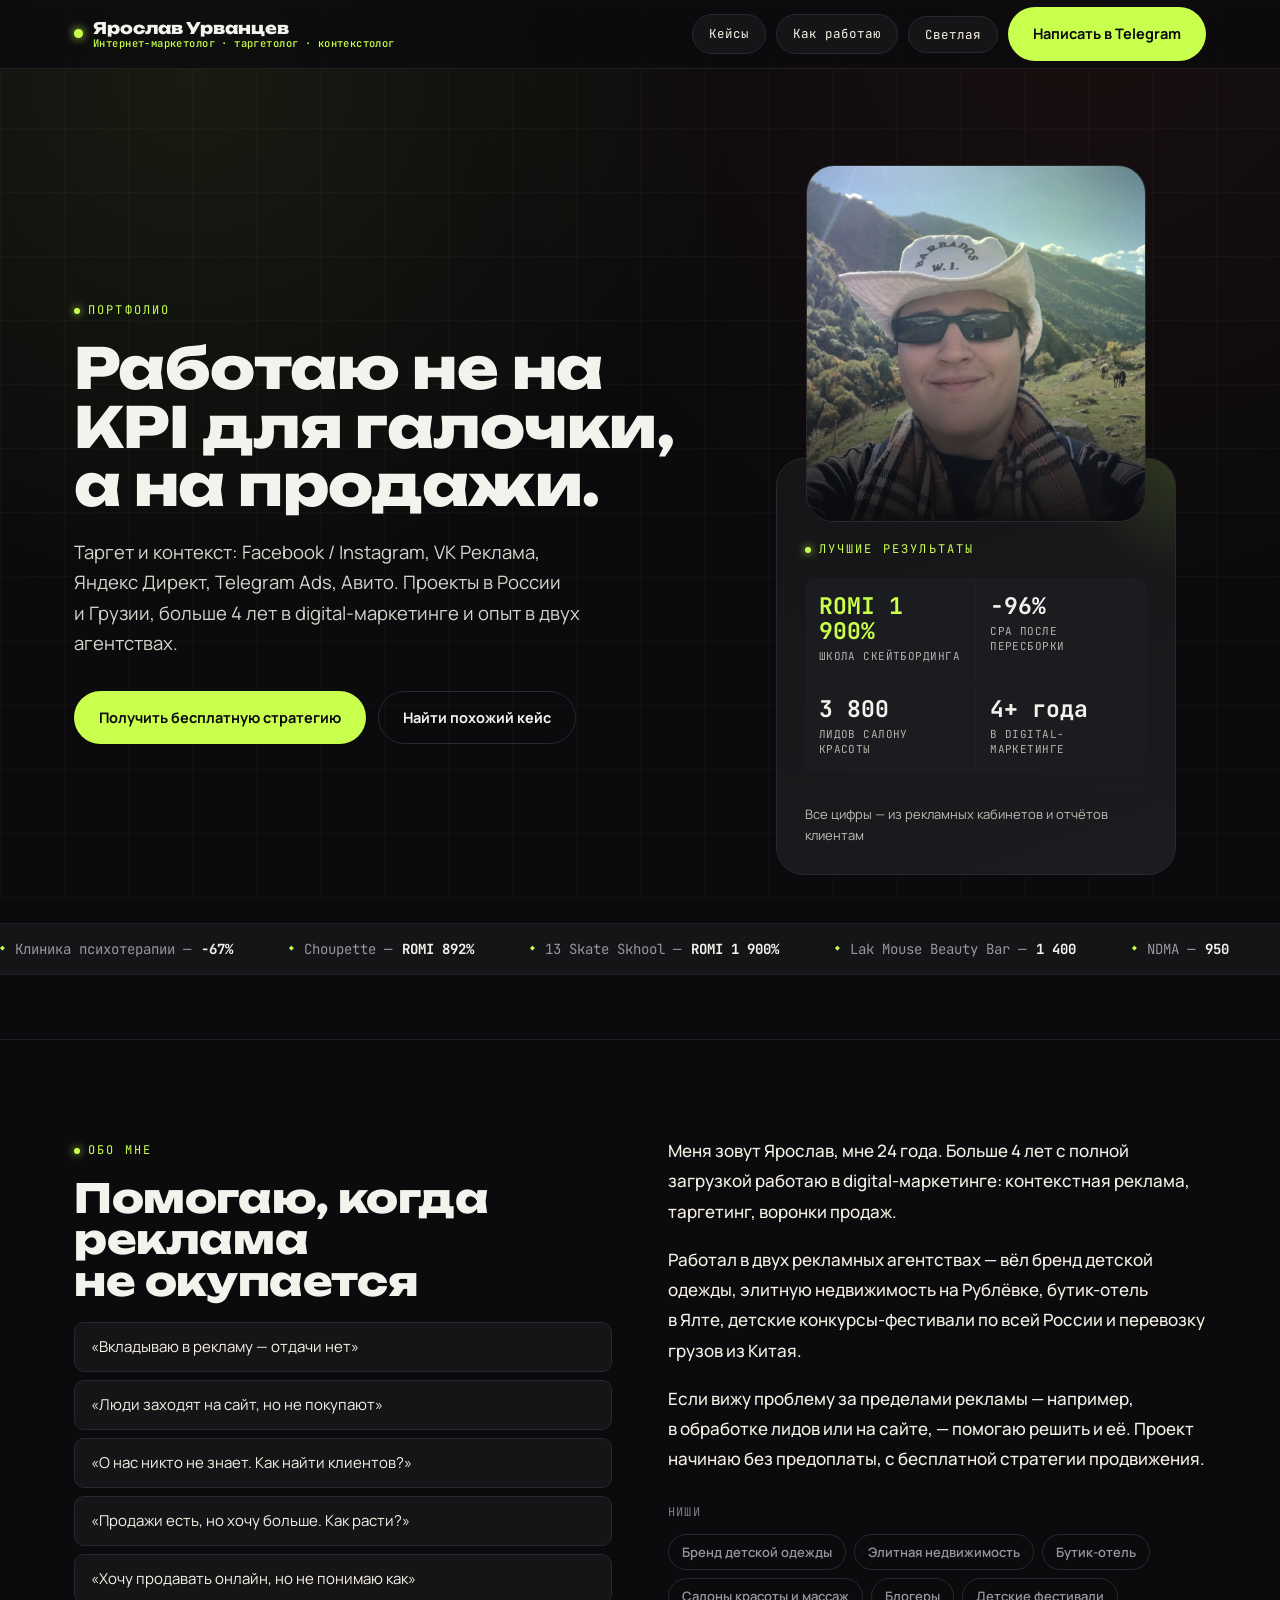
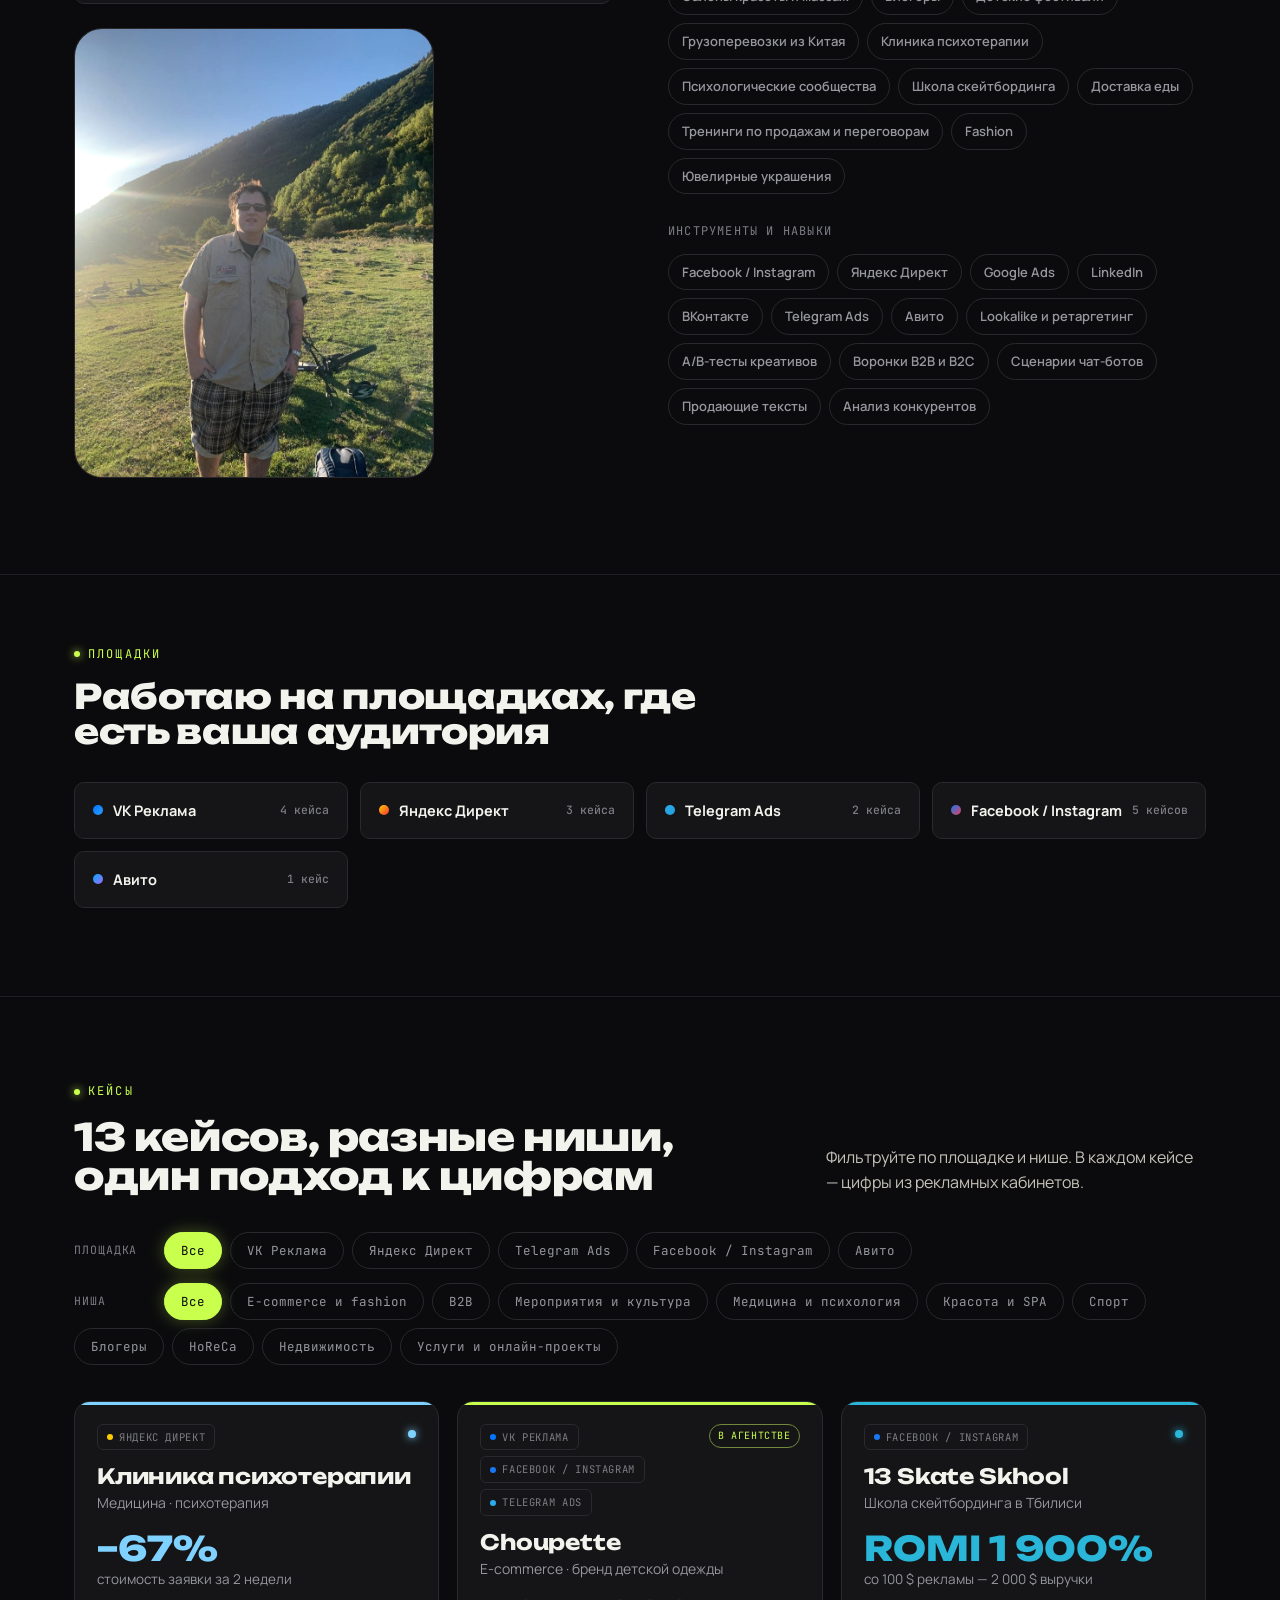
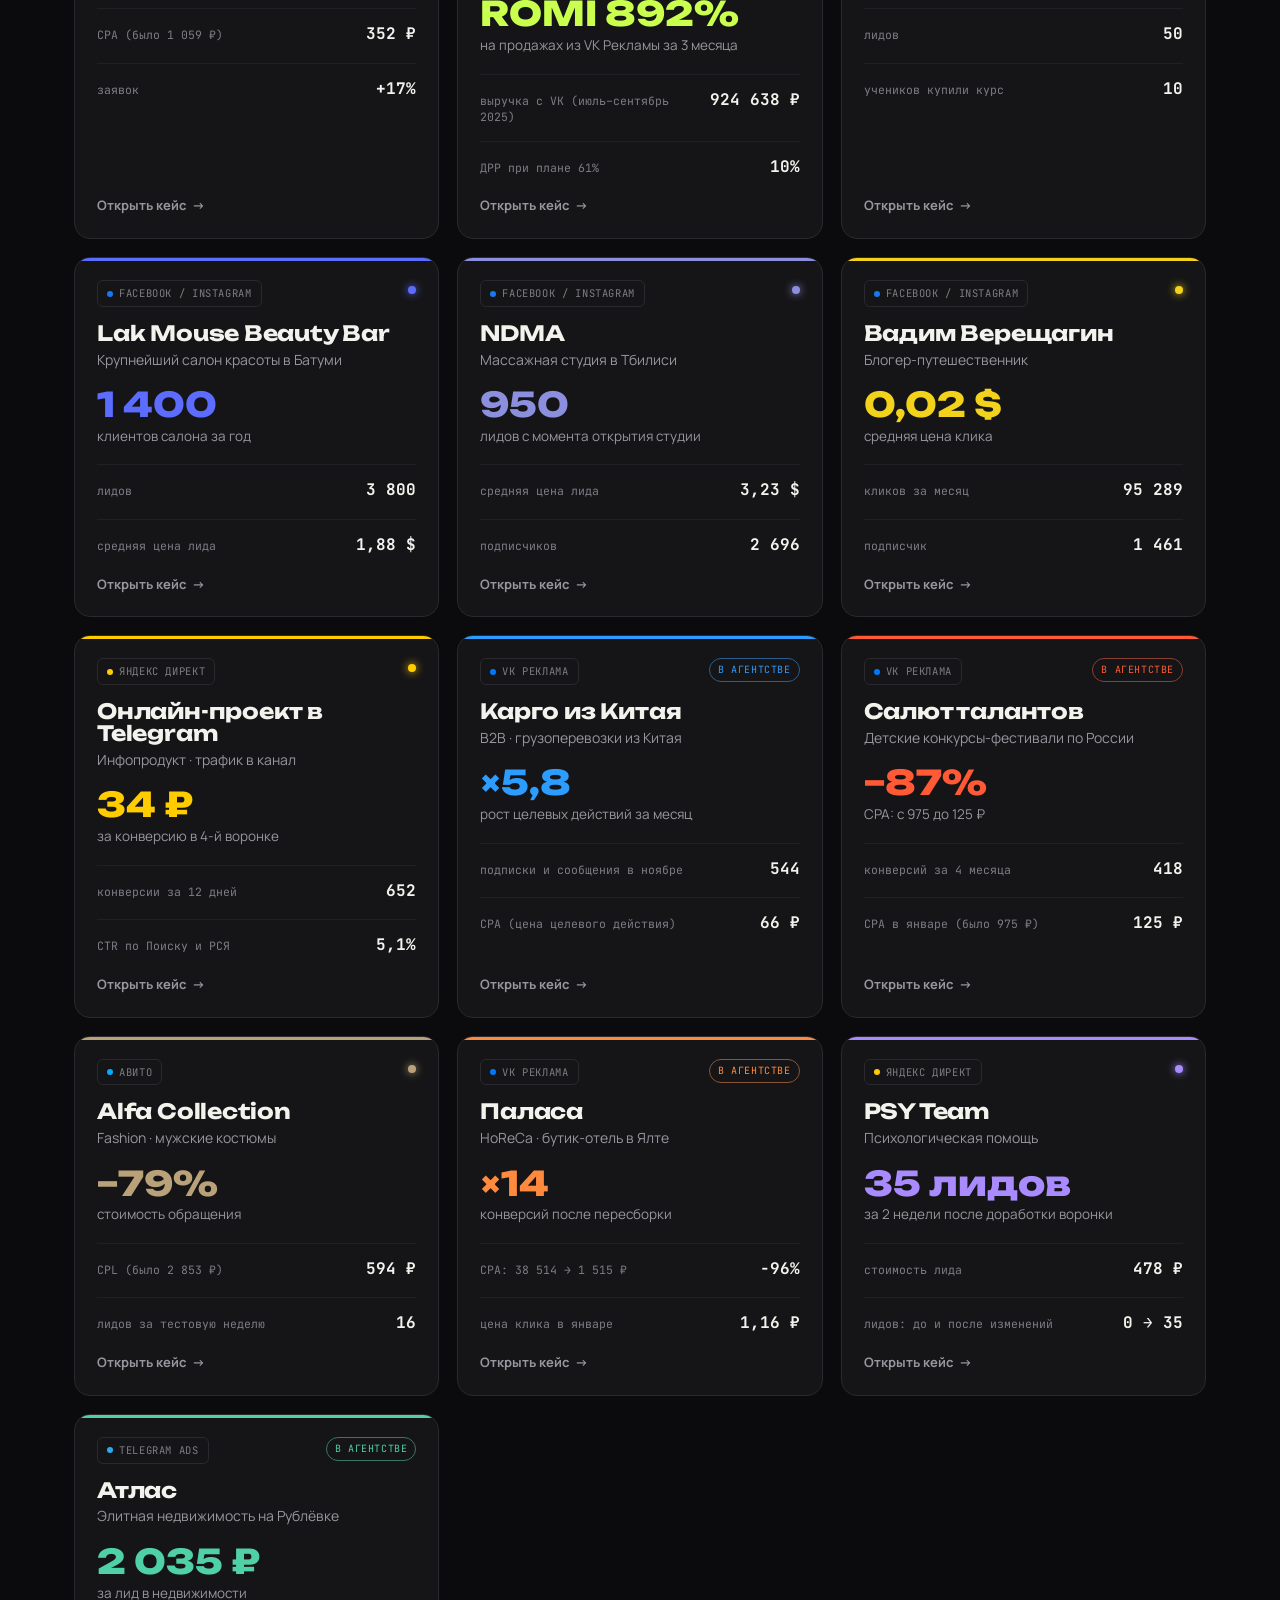
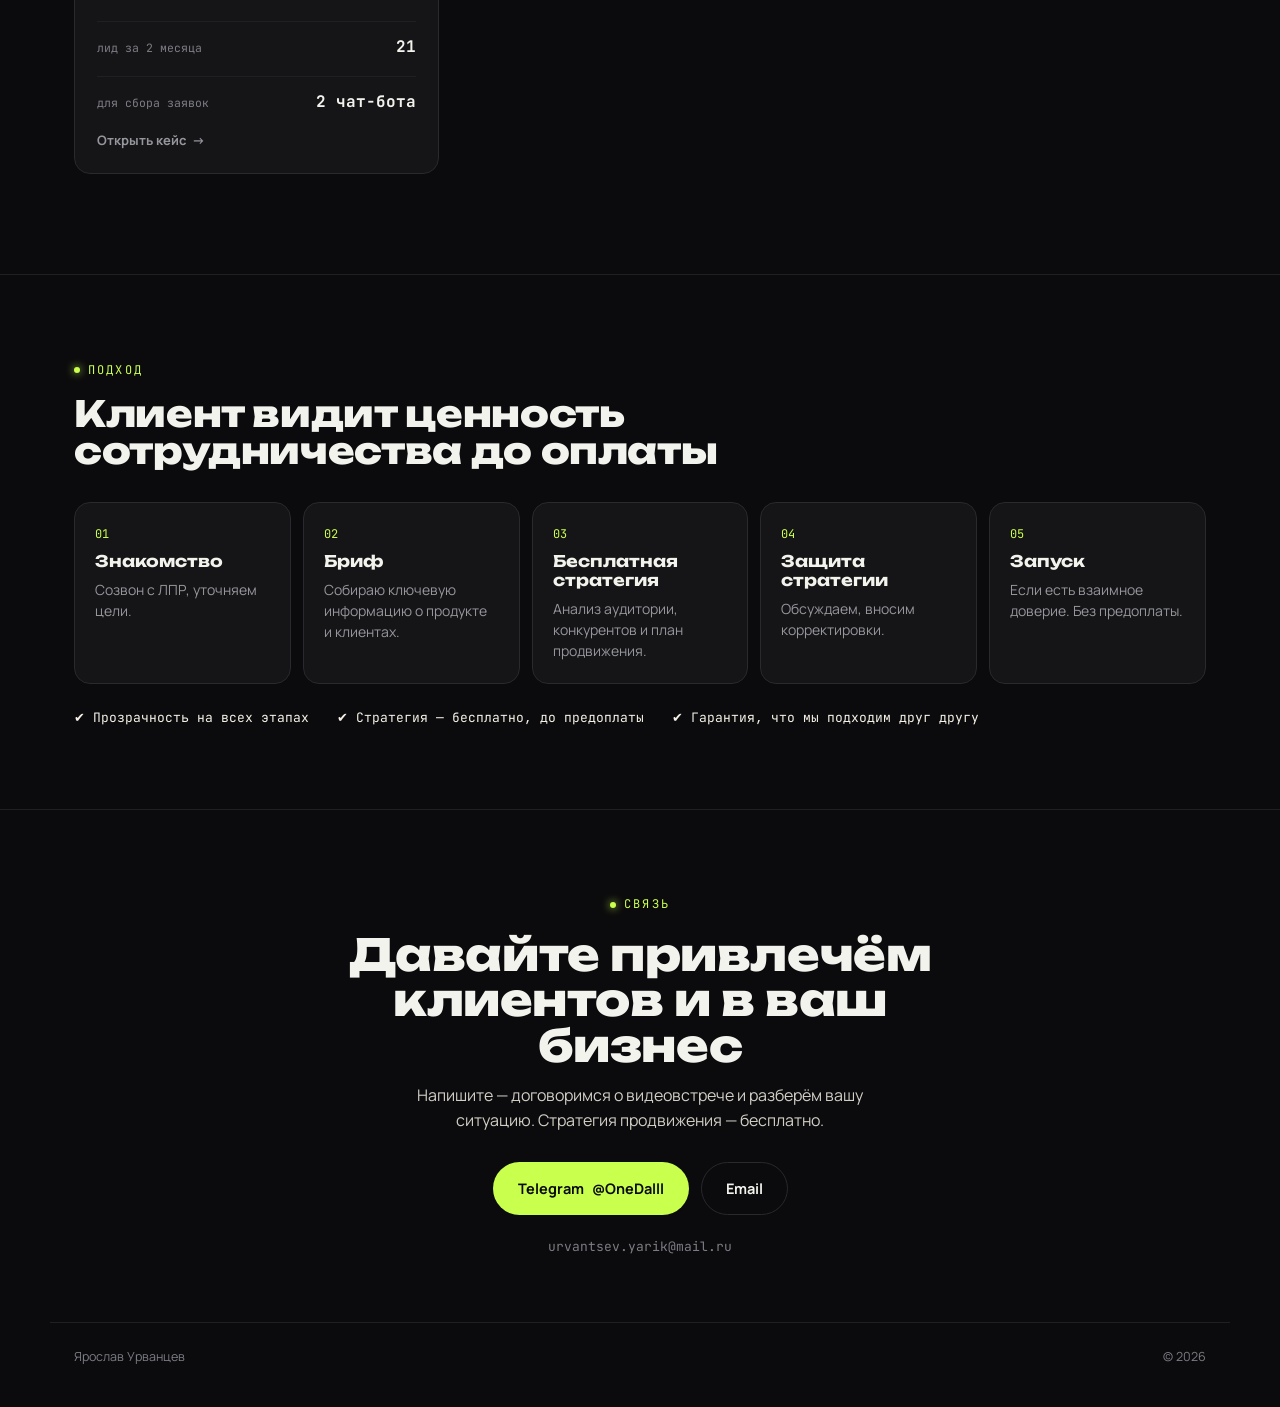
<file: index.html>
<!doctype html>
<html lang="ru">
<head>
<meta charset="utf-8">
<meta name="viewport" content="width=device-width, initial-scale=1">
<title>Ярослав Урванцев — таргетолог и контекстолог</title>
<meta name="description" content="Ярослав Урванцев — интернет-маркетолог, таргетолог, контекстолог. Кейсы в VK Рекламе, Яндекс Директе, Telegram Ads, Facebook / Instagram и на Авито.">
<link rel="preconnect" href="https://fonts.googleapis.com">
<link rel="preconnect" href="https://fonts.gstatic.com" crossorigin>
<link href="https://fonts.googleapis.com/css2?family=Unbounded:wght@600;700;800&family=Manrope:wght@400;500;600;700;800&family=JetBrains+Mono:wght@400;500;700&display=swap" rel="stylesheet">
<link rel="stylesheet" href="css/style.css">
<script>try{var t=localStorage.getItem("theme");if(t)document.documentElement.dataset.theme=t}catch(e){}</script>
</head>
<body>

<header class="site-header">
  <div class="container">
    <a class="brand" href="index.html">
      <span class="brand-dot"></span>
      <span class="brand-text"><span data-site="name"></span><span class="brand-tagline" data-site="tagline"></span></span>
    </a>
    <div class="header-actions">
      <a class="nav-link" href="#cases">Кейсы</a>
      <a class="nav-link" href="#process">Как работаю</a>
      <a class="icon-link" data-link="instagram" target="_blank" rel="noopener" aria-label="Instagram">
        <svg width="18" height="18" viewBox="0 0 24 24" fill="none"><rect x="2" y="2" width="20" height="20" rx="6" stroke="currentColor" stroke-width="1.8"/><circle cx="12" cy="12" r="4.2" stroke="currentColor" stroke-width="1.8"/><circle cx="17.4" cy="6.6" r="1.1" fill="currentColor"/></svg>
      </a>
      <button class="pill-btn" data-theme-toggle aria-label="Сменить тему">Светлая</button>
      <a class="btn btn-primary header-cta" data-link="telegram" target="_blank" rel="noopener">Написать в Telegram</a>
    </div>
  </div>
</header>

<section class="hero">
  <div class="container hero-grid">
    <div>
      <span class="eyebrow">Портфолио</span>
      <h1 class="hero-title" id="heroTitle"></h1>
      <p class="hero-sub" data-site="heroSub"></p>
      <div class="hero-ctas">
        <a class="btn btn-primary" data-link="telegram" target="_blank" rel="noopener">Получить бесплатную стратегию</a>
        <a class="btn btn-ghost" href="#cases">Найти похожий кейс</a>
      </div>
    </div>
    <div class="hero-visual" id="heroVisual">
      <div class="photo-frame" id="photoFrame"></div>
      <div class="tilt-card" id="tiltCard">
        <span class="eyebrow">Лучшие результаты</span>
        <div class="tilt-rows" id="tiltRows"></div>
        <p class="tilt-caption" data-site="statsCaption"></p>
      </div>
    </div>
  </div>
  <div class="ticker-wrap"><div class="ticker-track" id="tickerTrack"></div></div>
</section>

<section class="about" id="about">
  <div class="container about-grid">
    <div>
      <span class="eyebrow">Обо мне</span>
      <h2 data-site="aboutTitle"></h2>
      <ul class="pain-list" id="painList"></ul>
      <div class="about-photo" id="aboutPhoto"></div>
    </div>
    <div>
      <div class="about-body" id="aboutBody"></div>
      <div class="tag-group">
        <div class="tag-group-title">Ниши</div>
        <div class="tag-list" id="nicheTags"></div>
      </div>
      <div class="tag-group">
        <div class="tag-group-title">Инструменты и навыки</div>
        <div class="tag-list" id="skillTags"></div>
      </div>
    </div>
  </div>
</section>

<section class="platforms" id="platforms">
  <div class="container">
    <span class="eyebrow">Площадки</span>
    <h2>Работаю на площадках, где есть ваша аудитория</h2>
    <div class="platform-grid" id="platformGrid"></div>
  </div>
</section>

<section class="cases" id="cases">
  <div class="container">
    <div class="cases-head">
      <div>
        <span class="eyebrow">Кейсы</span>
        <h2 id="casesTitle"></h2>
      </div>
      <p class="cases-sub">Фильтруйте по площадке и нише. В каждом кейсе — цифры из рекламных кабинетов.</p>
    </div>
    <div class="filter-block">
      <div class="filters" id="platformFilters"></div>
      <div class="filters" id="nicheFilters"></div>
    </div>
    <div class="case-grid" id="caseGrid"></div>
  </div>
</section>

<section class="process" id="process">
  <div class="container">
    <span class="eyebrow">Подход</span>
    <h2>Клиент видит ценность сотрудничества до оплаты</h2>
    <ol class="process-list" id="processList"></ol>
    <div class="process-why">
      <span>✔ Прозрачность на всех этапах</span>
      <span>✔ Стратегия — бесплатно, до предоплаты</span>
      <span>✔ Гарантия, что мы подходим друг другу</span>
    </div>
  </div>
</section>

<footer class="site-footer" id="contact">
  <div class="container footer-inner">
    <span class="eyebrow">Связь</span>
    <h2>Давайте привлечём клиентов и в ваш бизнес</h2>
    <p class="footer-sub">Напишите — договоримся о видеовстрече и разберём вашу ситуацию. Стратегия продвижения — бесплатно.</p>
    <div class="footer-ctas">
      <a class="btn btn-primary" data-link="telegram" target="_blank" rel="noopener">Telegram <span data-site="telegramHandle"></span></a>
      <a class="btn btn-ghost" data-link="email">Email</a>
      <a class="btn btn-ghost" data-link="instagram" target="_blank" rel="noopener">Instagram</a>
    </div>
    <p class="footer-note" data-site="email"></p>
  </div>
  <div class="container footer-bottom"><span data-site="name"></span><span>© <span data-year></span></span></div>
</footer>

<script src="js/cases.js"></script>
<script src="js/common.js"></script>
<script src="js/main.js"></script>
</body>
</html>
</file>
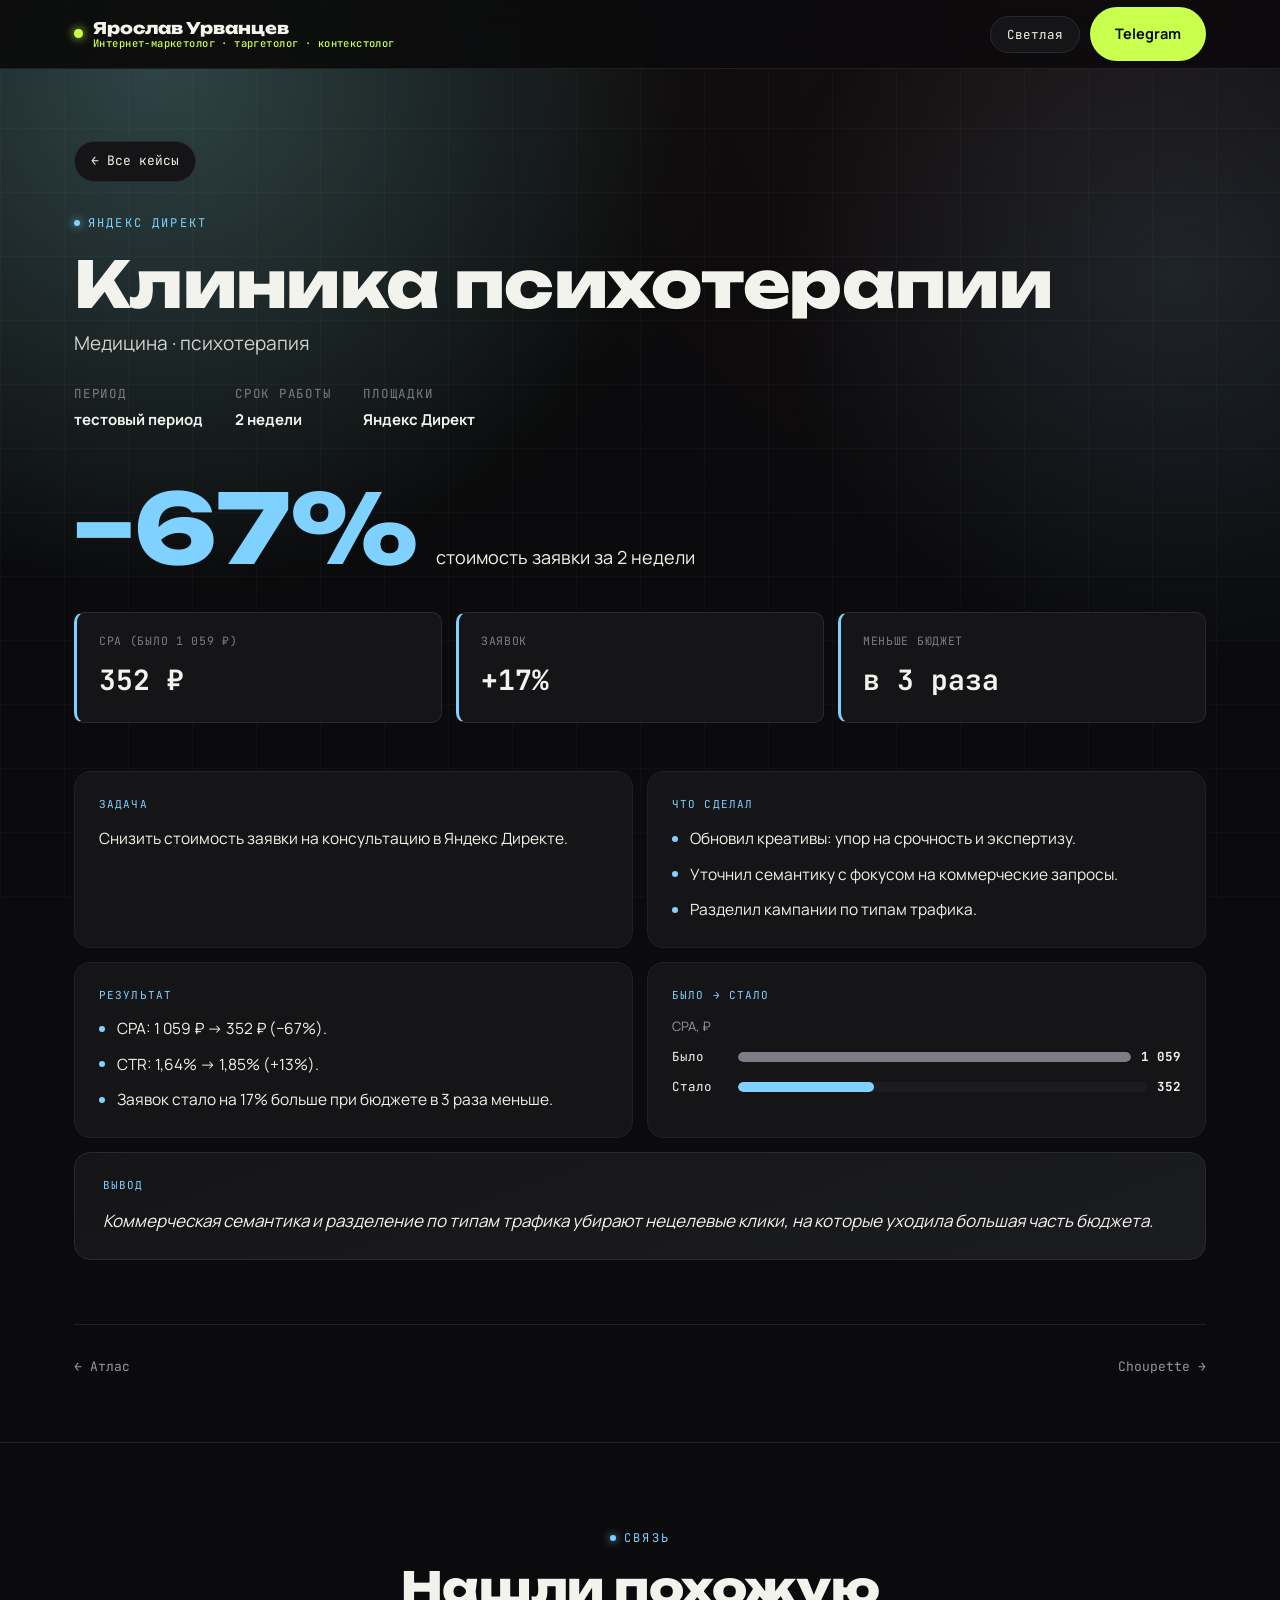
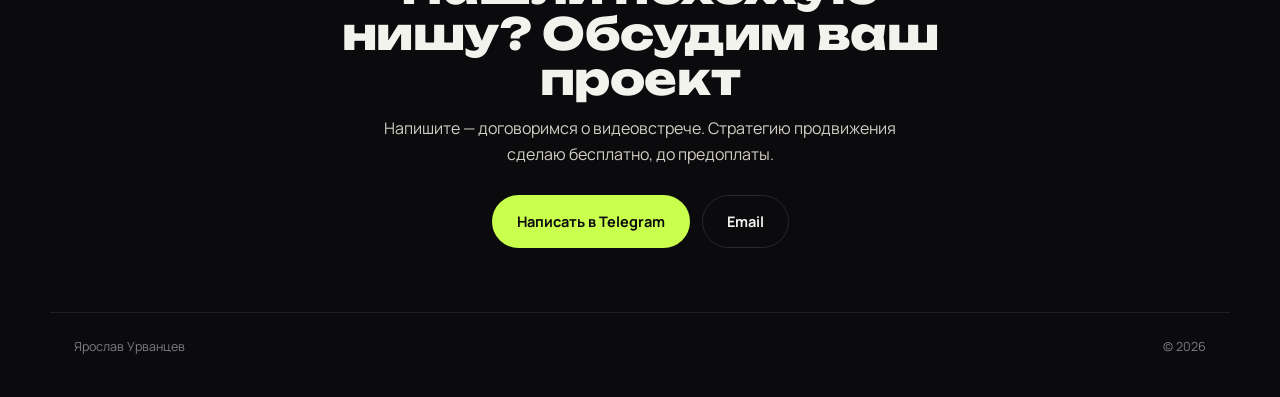
<file: case.html>
<!doctype html>
<html lang="ru">
<head>
<meta charset="utf-8">
<meta name="viewport" content="width=device-width, initial-scale=1">
<title>Кейс</title>
<link rel="preconnect" href="https://fonts.googleapis.com">
<link rel="preconnect" href="https://fonts.gstatic.com" crossorigin>
<link href="https://fonts.googleapis.com/css2?family=Unbounded:wght@600;700;800&family=Manrope:wght@400;500;600;700;800&family=JetBrains+Mono:wght@400;500;700&display=swap" rel="stylesheet">
<link rel="stylesheet" href="css/style.css">
<script>try{var t=localStorage.getItem("theme");if(t)document.documentElement.dataset.theme=t}catch(e){}</script>
</head>
<body>

<header class="site-header">
  <div class="container">
    <a class="brand" href="index.html">
      <span class="brand-dot"></span>
      <span class="brand-text"><span data-site="name"></span><span class="brand-tagline" data-site="tagline"></span></span>
    </a>
    <div class="header-actions">
      <a class="icon-link" data-link="instagram" target="_blank" rel="noopener" aria-label="Instagram">
        <svg width="18" height="18" viewBox="0 0 24 24" fill="none"><rect x="2" y="2" width="20" height="20" rx="6" stroke="currentColor" stroke-width="1.8"/><circle cx="12" cy="12" r="4.2" stroke="currentColor" stroke-width="1.8"/><circle cx="17.4" cy="6.6" r="1.1" fill="currentColor"/></svg>
      </a>
      <button class="pill-btn" data-theme-toggle aria-label="Сменить тему">Светлая</button>
      <a class="btn btn-primary header-cta" data-link="telegram" target="_blank" rel="noopener">Telegram</a>
    </div>
  </div>
</header>

<main class="case-hero">
  <div class="container">
    <a class="back-link" href="index.html#cases">← Все кейсы</a>
    <span class="eyebrow" id="caseEyebrow"></span>
    <h1 class="case-hero-title" id="caseTitle"></h1>
    <p class="case-hero-niche" id="caseNiche"></p>
    <div class="case-hero-meta" id="caseMeta"></div>

    <div class="case-big" id="caseBig"></div>
    <div class="metric-panel" id="metricPanel"></div>

    <div class="case-body">
      <div class="case-block"><span class="label">Задача</span><p id="caseTask"></p></div>
      <div class="case-block"><span class="label">Что сделал</span><ul id="caseDone"></ul></div>
      <div class="case-block"><span class="label">Результат</span><ul id="caseResults"></ul></div>
      <div class="case-block" id="baBlock"><span class="label">Было → стало</span><div id="caseBA"></div></div>
    </div>
    <div class="case-note" id="caseInsight"><span class="label">Вывод</span><p></p></div>

    <nav class="case-nav">
      <a id="prevCase" href="#"></a>
      <a id="nextCase" href="#"></a>
    </nav>
  </div>
</main>

<footer class="site-footer">
  <div class="container footer-inner">
    <span class="eyebrow">Связь</span>
    <h2>Нашли похожую нишу? Обсудим ваш проект</h2>
    <p class="footer-sub">Напишите — договоримся о видеовстрече. Стратегию продвижения сделаю бесплатно, до предоплаты.</p>
    <div class="footer-ctas">
      <a class="btn btn-primary" data-link="telegram" target="_blank" rel="noopener">Написать в Telegram</a>
      <a class="btn btn-ghost" data-link="email">Email</a>
      <a class="btn btn-ghost" data-link="instagram" target="_blank" rel="noopener">Instagram</a>
    </div>
  </div>
  <div class="container footer-bottom"><span data-site="name"></span><span>© <span data-year></span></span></div>
</footer>

<script src="js/cases.js"></script>
<script src="js/common.js"></script>
<script src="js/case.js"></script>
</body>
</html>
</file>
<file: css/style.css>
/* ============================================================
   Токены. Тёмная тема по умолчанию, светлая — [data-theme="light"]
   ============================================================ */
:root {
  --bg: #0B0B0D;
  --bg-elev: #151517;
  --bg-elev-2: #1B1C1F;
  --line: #29292E;
  --line-soft: #202024;
  --text: #F3F3EE;
  --text-warm: #F5F1E6;
  --text-dim: #96979D;
  --text-faint: #7C7D84;
  --lime: #C9FF4D;
  --on-lime: #0B0B0D;
  --coral: #FF5A35;
  --case-accent: var(--lime);
  --grid-line: rgba(255,255,255,.025);
  --glow-a: rgba(201,255,77,.07);
  --glow-b: rgba(255,90,53,.06);
  --header-bg: rgba(11,11,13,.72);
  --photo-fade: rgba(11,11,13,.94);

  --font-display: "Unbounded", "Arial Black", sans-serif;
  --font-body: "Manrope", "Segoe UI", sans-serif;
  --font-mono: "JetBrains Mono", ui-monospace, Consolas, monospace;
  --radius-s: 10px; --radius-m: 16px; --radius-l: 28px;
  --container: 1180px;
}
:root[data-theme="light"] {
  --bg: #F4F3EE;
  --bg-elev: #FFFFFF;
  --bg-elev-2: #F0EFE9;
  --line: #DCDBD3;
  --line-soft: #E6E5DE;
  --text: #111113;
  --text-warm: #26251F;
  --text-dim: #5E5F65;
  --text-faint: #6E6F75;
  --lime: #4E7A00;
  --on-lime: #FFFFFF;
  --grid-line: rgba(0,0,0,.035);
  --glow-a: rgba(120,180,0,.10);
  --glow-b: rgba(255,90,53,.07);
  --header-bg: rgba(244,243,238,.8);
  --photo-fade: rgba(244,243,238,.9);
}

* { box-sizing: border-box; margin: 0; padding: 0; }
html { scroll-behavior: smooth; }
body {
  background: var(--bg); color: var(--text);
  font-family: var(--font-body); font-size: 16px; line-height: 1.6;
  -webkit-font-smoothing: antialiased; overflow-x: hidden;
}
body::before {
  content: ""; position: fixed; inset: 0; pointer-events: none; z-index: 0;
  background-image:
    radial-gradient(circle at 15% 8%, var(--glow-a), transparent 40%),
    radial-gradient(circle at 85% 0%, var(--glow-b), transparent 45%),
    linear-gradient(var(--grid-line) 1px, transparent 1px),
    linear-gradient(90deg, var(--grid-line) 1px, transparent 1px);
  background-size: auto, auto, 64px 64px, 64px 64px;
}
a { color: inherit; text-decoration: none; }
ul { list-style: none; }
img { max-width: 100%; display: block; }
button { font-family: inherit; cursor: pointer; }
.container { max-width: var(--container); margin: 0 auto; padding: 0 24px; position: relative; z-index: 1; }

.eyebrow {
  font-family: var(--font-mono); font-size: 12px; letter-spacing: .18em; text-transform: uppercase;
  color: var(--case-accent); display: inline-flex; align-items: center; gap: 8px;
}
.eyebrow::before {
  content: ""; width: 6px; height: 6px; border-radius: 50%;
  background: var(--case-accent); box-shadow: 0 0 8px var(--case-accent);
}
h1, h2, h3 { font-family: var(--font-display); font-weight: 800; line-height: 1.04; letter-spacing: -.01em; }

/* ---------- Header ---------- */
.site-header {
  position: sticky; top: 0; z-index: 50;
  backdrop-filter: blur(14px); background: var(--header-bg);
  border-bottom: 1px solid var(--line-soft);
}
.site-header .container { display: flex; align-items: center; justify-content: space-between; min-height: 68px; gap: 12px; }
.brand { font-family: var(--font-display); font-weight: 800; font-size: 16px; display: flex; align-items: center; gap: 10px; }
.brand-text { display: flex; flex-direction: column; line-height: 1.15; }
.brand-tagline { font-family: var(--font-mono); font-weight: 500; font-size: 10.5px; letter-spacing: .04em; color: var(--lime); }
.brand-dot { width: 9px; height: 9px; border-radius: 50%; background: var(--lime); box-shadow: 0 0 10px var(--lime); }
.header-actions { display: flex; align-items: center; gap: 10px; }
.icon-link {
  width: 38px; height: 38px; display: flex; align-items: center; justify-content: center;
  border-radius: 50%; border: 1px solid var(--line); color: var(--text-dim); transition: .2s;
}
.icon-link:hover { color: var(--lime); border-color: var(--lime); }
.nav-link, .pill-btn {
  font-family: var(--font-mono); font-size: 12.5px; color: var(--text-warm);
  border: 1px solid var(--line); background: var(--bg-elev);
  padding: 9px 16px; border-radius: 999px; transition: .2s;
}
.nav-link:hover, .pill-btn:hover { color: var(--on-lime); background: var(--lime); border-color: var(--lime); }

.btn {
  font-family: var(--font-body); font-weight: 700; font-size: 14.5px;
  padding: 14px 24px; min-height: 48px; border-radius: 999px; border: 1px solid transparent;
  display: inline-flex; align-items: center; justify-content: center; gap: 8px; text-align: center;
  transition: transform .18s, box-shadow .18s;
}
.btn-primary { background: var(--lime); color: var(--on-lime); }
.btn-primary:hover { transform: translateY(-2px); box-shadow: 0 10px 26px color-mix(in srgb, var(--lime) 30%, transparent); }
.btn-ghost { border-color: var(--line); color: var(--text); }
.btn-ghost:hover { border-color: var(--text-dim); transform: translateY(-2px); }

/* ---------- Hero ---------- */
.hero { padding: 96px 0 64px; }
.hero-grid { display: grid; grid-template-columns: 1.15fr .85fr; gap: 48px; align-items: center; }
.hero-title { font-size: clamp(30px, 4.4vw, 58px); margin: 18px 0 22px; }
.accent-word {
  background: linear-gradient(100deg, var(--lime), #8FE022 65%, var(--lime));
  -webkit-background-clip: text; background-clip: text; color: transparent;
}
:root[data-theme="light"] .accent-word { background: none; color: var(--lime); }
.hero-sub { font-size: 18.5px; line-height: 1.65; color: var(--text-warm); opacity: .88; max-width: 46ch; margin-bottom: 32px; }
.hero-ctas { display: flex; gap: 12px; flex-wrap: wrap; }

.hero-visual { perspective: 1200px; display: flex; flex-direction: column; align-items: center; }
.photo-frame {
  position: relative; width: 78%; max-width: 340px; aspect-ratio: 1 / 1.05;
  border-radius: var(--radius-l); overflow: hidden; border: 1px solid var(--line);
  margin-bottom: -64px; z-index: 1; background: var(--bg-elev);
}
.photo-frame::after {
  content: ""; position: absolute; inset: 0; pointer-events: none;
  background: linear-gradient(180deg, transparent 45%, var(--photo-fade) 100%),
              radial-gradient(circle at 75% 15%, color-mix(in srgb, var(--lime) 22%, transparent), transparent 55%);
}
.photo-frame img { width: 100%; height: 100%; object-fit: cover; object-position: center 22%; filter: grayscale(.25) contrast(1.05); }
.photo-frame.is-empty { display: grid; place-items: center; font-family: var(--font-display); font-size: 88px; color: var(--lime); padding-bottom: 40px; }

.tilt-card {
  position: relative; overflow: hidden; width: 100%; max-width: 400px;
  background: linear-gradient(160deg, var(--bg-elev), var(--bg-elev-2));
  border: 1px solid var(--line); border-radius: var(--radius-l);
  padding: 76px 28px 28px; transition: transform .15s ease-out;
}
.tilt-card::before {
  content: ""; position: absolute; inset: -40% -40% auto auto; width: 70%; height: 70%;
  background: radial-gradient(circle, color-mix(in srgb, var(--lime) 18%, transparent), transparent 70%);
  filter: blur(10px); pointer-events: none;
}
.tilt-card .eyebrow { margin-bottom: 18px; }
.tilt-rows { display: grid; grid-template-columns: 1fr 1fr; gap: 1px; background: var(--line-soft); border-radius: 12px; overflow: hidden; }
.tilt-row { display: flex; flex-direction: column; gap: 5px; padding: 16px 14px; background: var(--bg-elev-2); font-family: var(--font-mono); }
.tilt-row .label { color: var(--text-warm); opacity: .7; font-size: 11px; text-transform: uppercase; letter-spacing: .04em; line-height: 1.35; }
.tilt-row .value { font-size: 23px; font-weight: 700; line-height: 1.1; }
.tilt-row .value.accent { color: var(--lime); }
.tilt-caption { margin-top: 16px; padding-top: 14px; border-top: 1px solid var(--line-soft); font-size: 13px; color: var(--text-warm); opacity: .75; }

.ticker-wrap { margin-top: 48px; padding: 14px 0; overflow: hidden; background: var(--bg-elev); border-block: 1px solid var(--line-soft); position: relative; z-index: 1; }
.ticker-track { display: flex; gap: 56px; width: max-content; animation: ticker 36s linear infinite; font-family: var(--font-mono); font-size: 14px; color: var(--text-dim); white-space: nowrap; }
.ticker-track span { display: flex; align-items: center; gap: 10px; }
.ticker-track span::before { content: "◆"; color: var(--lime); font-size: 8px; }
.ticker-track b { color: var(--text); }
@keyframes ticker { to { transform: translateX(-50%); } }

/* ---------- About ---------- */
.about { padding: 96px 0; border-top: 1px solid var(--line-soft); }
.about-grid { display: grid; grid-template-columns: 1fr 1fr; gap: 56px; }
.about h2 { font-size: clamp(26px, 3.4vw, 40px); margin: 16px 0 20px; }
.about-body p { color: var(--text-warm); font-size: 17px; font-weight: 500; line-height: 1.78; }
.about-body p + p { margin-top: 18px; }
.tag-group { margin-top: 28px; }
.tag-group-title { font-family: var(--font-mono); font-size: 12px; letter-spacing: .1em; text-transform: uppercase; color: var(--text-faint); margin-bottom: 12px; }
.tag-list { display: flex; flex-wrap: wrap; gap: 8px; }
.tag { font-size: 13px; font-weight: 600; border: 1px solid var(--line); padding: 7px 13px; border-radius: 999px; color: var(--text-dim); transition: .18s; }
.tag:hover { border-color: var(--lime); color: var(--lime); }

/* ---------- Platforms ---------- */
.platforms { padding: 64px 0 88px; border-top: 1px solid var(--line-soft); }
.platforms h2 { font-size: clamp(24px, 3vw, 34px); margin: 14px 0 32px; max-width: 22ch; }
.platform-grid { display: grid; grid-template-columns: repeat(auto-fill, minmax(220px, 1fr)); gap: 12px; }
.platform-badge {
  display: flex; align-items: center; gap: 10px; padding: 16px 18px;
  border-radius: var(--radius-s); border: 1px solid var(--line); background: var(--bg-elev);
  font-weight: 700; font-size: 14.5px; white-space: nowrap; transition: transform .2s, border-color .2s, box-shadow .2s, background .2s;
}
.platform-badge small { margin-left: auto; font-family: var(--font-mono); font-weight: 500; font-size: 11.5px; color: var(--text-faint); }
.platform-dot { width: 10px; height: 10px; border-radius: 50%; background: linear-gradient(135deg, var(--p1), var(--p2)); flex-shrink: 0; }
.platform-badge:hover {
  transform: translateY(-3px);
  border-color: color-mix(in srgb, var(--p1) 55%, var(--line));
  background: linear-gradient(160deg, color-mix(in srgb, var(--p1) 12%, var(--bg-elev)), var(--bg-elev));
  box-shadow: 0 12px 26px color-mix(in srgb, var(--p1) 22%, transparent);
}

/* ---------- Cases ---------- */
.cases { padding: 80px 0 100px; border-top: 1px solid var(--line-soft); }
.cases-head { display: flex; justify-content: space-between; align-items: flex-end; gap: 24px; flex-wrap: wrap; margin-bottom: 36px; }
.cases h2 { font-size: clamp(26px, 3.2vw, 38px); margin-top: 14px; max-width: 20ch; }
.cases-sub { color: var(--text-warm); opacity: .8; max-width: 38ch; }
.filter-block { margin-bottom: 36px; display: flex; flex-direction: column; gap: 14px; }
.filters { display: flex; gap: 8px; flex-wrap: wrap; align-items: center; }
.filter-group-label { font-family: var(--font-mono); font-size: 11.5px; letter-spacing: .08em; text-transform: uppercase; color: var(--text-faint); margin-right: 6px; min-width: 76px; }
.filter-btn {
  font-family: var(--font-mono); font-size: 12.5px; padding: 9px 16px; border-radius: 999px;
  border: 1px solid var(--line); color: var(--text-dim); background: transparent; transition: .18s;
}
.filter-btn.active, .filter-btn:hover { color: var(--on-lime); background: var(--lime); border-color: var(--lime); box-shadow: 0 0 16px color-mix(in srgb, var(--lime) 30%, transparent); }
.empty-state { grid-column: 1 / -1; text-align: center; padding: 48px 24px; color: var(--text-faint); font-family: var(--font-mono); font-size: 14px; border: 1px dashed var(--line); border-radius: var(--radius-m); }

.case-grid { display: grid; grid-template-columns: repeat(3, 1fr); gap: 18px; }
.case-card {
  --ca: var(--lime);
  position: relative; overflow: hidden; display: flex; flex-direction: column; gap: 16px;
  background: var(--bg-elev); border: 1px solid var(--line); border-radius: var(--radius-m); padding: 22px;
  transition: transform .22s, border-color .22s, box-shadow .22s;
}
.case-card::after { content: ""; position: absolute; left: 0; right: 0; top: 0; height: 3px; background: var(--ca); }
.case-card::before {
  content: ""; position: absolute; right: -30%; top: -30%; width: 70%; height: 70%; pointer-events: none;
  background: radial-gradient(circle, color-mix(in srgb, var(--ca) 30%, transparent), transparent 70%);
  opacity: 0; transition: opacity .25s;
}
.case-card:hover { transform: translateY(-4px); border-color: color-mix(in srgb, var(--ca) 45%, var(--line)); box-shadow: 0 16px 34px rgba(0,0,0,.28); }
.case-card:hover::before { opacity: 1; }
.case-card-top { display: flex; justify-content: space-between; align-items: flex-start; gap: 10px; }
.case-platforms { display: flex; flex-wrap: wrap; gap: 6px; }
.case-platform {
  font-family: var(--font-mono); font-size: 10.5px; letter-spacing: .06em; text-transform: uppercase;
  color: var(--text-faint); border: 1px solid var(--line); padding: 4px 9px; border-radius: 6px;
  display: inline-flex; align-items: center; gap: 6px;
}
.case-platform i { width: 6px; height: 6px; border-radius: 50%; }
.case-niche-dot { width: 8px; height: 8px; border-radius: 50%; background: var(--ca); box-shadow: 0 0 8px var(--ca); flex-shrink: 0; margin-top: 6px; }
.case-card h3 { font-size: 21px; font-weight: 700; }
.case-card .niche { color: var(--text-dim); font-size: 14px; margin-top: 4px; }
.case-hero-metric .v { display: block; font-family: var(--font-display); font-weight: 800; font-size: 34px; line-height: 1.05; color: var(--ca); }
:root[data-theme="light"] .case-hero-metric .v { color: var(--text); }
.case-hero-metric .l { font-size: 13.5px; color: var(--text-dim); }
.case-metric-row { display: flex; justify-content: space-between; align-items: baseline; gap: 12px; padding-top: 12px; border-top: 1px solid var(--line-soft); font-family: var(--font-mono); }
.case-metric-row .m-label { font-size: 11.5px; color: var(--text-faint); line-height: 1.4; }
.case-metric-row .m-value { font-size: 16px; font-weight: 700; white-space: nowrap; }
.case-card-cta { margin-top: auto; font-size: 13px; font-weight: 700; color: var(--text-dim); display: flex; align-items: center; gap: 6px; }
.case-card:hover .case-card-cta { color: var(--text); }
.case-card-cta .arrow { transition: transform .2s; }
.case-card:hover .case-card-cta .arrow { transform: translateX(4px); }

/* ---------- Footer ---------- */
.site-footer { border-top: 1px solid var(--line-soft); padding: 80px 0 40px; position: relative; z-index: 1; }
.footer-inner { text-align: center; max-width: 680px; margin: 0 auto; }
.site-footer h2 { font-size: clamp(26px, 3.8vw, 44px); margin: 16px 0 14px; }
.footer-sub { color: var(--text-warm); opacity: .85; max-width: 52ch; margin: 0 auto 28px; }
.footer-ctas { display: flex; gap: 12px; justify-content: center; flex-wrap: wrap; }
.footer-bottom { margin-top: 64px; padding-top: 24px; border-top: 1px solid var(--line-soft); display: flex; justify-content: space-between; font-size: 12.5px; color: var(--text-faint); flex-wrap: wrap; gap: 12px; }

/* ---------- Case page ---------- */
.case-hero { padding: 72px 0 64px; position: relative; }
.case-hero::before {
  content: ""; position: absolute; inset: 0; pointer-events: none; z-index: 0;
  background:
    radial-gradient(ellipse 60% 55% at 12% 0%, color-mix(in srgb, var(--case-accent) 22%, transparent), transparent 70%),
    radial-gradient(ellipse 50% 45% at 92% 15%, color-mix(in srgb, var(--case-accent) 12%, transparent), transparent 65%);
}
.back-link {
  font-family: var(--font-mono); font-size: 13px; color: var(--text-warm);
  display: inline-flex; margin-bottom: 32px; padding: 9px 16px;
  border: 1px solid var(--line); border-radius: 999px; background: var(--bg-elev); transition: .18s;
}
.back-link:hover { color: #0B0B0D; background: var(--case-accent); border-color: var(--case-accent); }
.case-hero .eyebrow { display: flex; }
.case-hero-title { font-size: clamp(36px, 6vw, 64px); margin: 18px 0 10px; }
.case-hero-niche { font-size: 19px; color: var(--text-warm); opacity: .85; margin-bottom: 26px; }
.case-hero-meta { display: flex; gap: 32px; flex-wrap: wrap; font-family: var(--font-mono); font-size: 12.5px; color: var(--text-faint); text-transform: uppercase; letter-spacing: .06em; }
.case-hero-meta b { color: var(--text); display: block; font-family: var(--font-body); font-size: 15px; text-transform: none; letter-spacing: 0; margin-top: 4px; }

.case-big { margin-top: 48px; display: flex; align-items: baseline; gap: 18px; flex-wrap: wrap; }
.case-big .v { font-family: var(--font-display); font-weight: 800; font-size: clamp(48px, 8vw, 96px); line-height: 1; color: var(--case-accent); }
:root[data-theme="light"] .case-big .v { color: var(--text); }
.case-big .l { font-size: 18px; color: var(--text-warm); max-width: 30ch; }

.metric-panel { margin-top: 36px; display: grid; grid-template-columns: repeat(auto-fit, minmax(240px, 1fr)); gap: 14px; }
.metric-card { background: var(--bg-elev); border: 1px solid var(--line); border-left: 3px solid var(--case-accent); border-radius: var(--radius-s); padding: 20px 22px; }
.metric-card .m-label { font-family: var(--font-mono); font-size: 11.5px; text-transform: uppercase; letter-spacing: .06em; color: var(--text-faint); margin-bottom: 8px; display: block; line-height: 1.45; }
.metric-card .m-value { font-family: var(--font-mono); font-size: 28px; font-weight: 700; }

.case-body { margin-top: 48px; display: grid; grid-template-columns: 1fr 1fr; gap: 14px; }
.case-block { background: var(--bg-elev); border: 1px solid var(--line-soft); border-radius: var(--radius-m); padding: 24px; }
.case-block .label, .case-note .label { font-family: var(--font-mono); font-size: 11px; letter-spacing: .1em; color: var(--case-accent); text-transform: uppercase; display: block; margin-bottom: 12px; }
:root[data-theme="light"] .case-block .label, :root[data-theme="light"] .case-note .label { color: var(--text-dim); }
.case-block p, .case-block li { color: var(--text-warm); font-size: 15.5px; line-height: 1.65; }
.case-block ul { display: flex; flex-direction: column; gap: 10px; }
.case-block li { padding-left: 18px; position: relative; }
.case-block li::before { content: ""; position: absolute; left: 0; top: .62em; width: 6px; height: 6px; border-radius: 50%; background: var(--case-accent); }
.case-note { margin-top: 14px; background: linear-gradient(160deg, var(--bg-elev), var(--bg-elev-2)); border: 1px solid var(--line); border-radius: var(--radius-m); padding: 24px 28px; }
.case-note p { font-size: 17px; line-height: 1.7; font-style: italic; }

.ba { display: flex; flex-direction: column; gap: 10px; }
.ba-label { font-size: 13px; color: var(--text-dim); }
.ba-row { display: grid; grid-template-columns: 56px 1fr auto; align-items: center; gap: 10px; font-family: var(--font-mono); font-size: 12.5px; }
.ba-bar { height: 10px; border-radius: 999px; background: var(--bg-elev-2); overflow: hidden; }
.ba-bar i { display: block; height: 100%; border-radius: 999px; }
.ba-before i { background: var(--text-faint); }
.ba-after i { background: var(--case-accent); }

.case-nav { margin-top: 64px; padding-top: 32px; border-top: 1px solid var(--line-soft); display: flex; justify-content: space-between; gap: 16px; flex-wrap: wrap; }
.case-nav a { font-family: var(--font-mono); font-size: 13px; color: var(--text-dim); transition: .18s; }
.case-nav a:hover { color: var(--case-accent); }


/* ---------- About extras ---------- */
.pain-list { display: flex; flex-direction: column; gap: 8px; margin-top: 8px; }
.pain-list li { font-size: 15px; color: var(--text-warm); padding: 12px 16px; border: 1px solid var(--line); border-radius: var(--radius-s); background: var(--bg-elev); }
.about-photo { margin-top: 24px; border-radius: var(--radius-l); overflow: hidden; border: 1px solid var(--line); max-width: 360px; aspect-ratio: 4 / 5; }
.about-photo img { width: 100%; height: 100%; object-fit: cover; object-position: center 30%; filter: grayscale(.2) contrast(1.05); }
.case-agency { font-family: var(--font-mono); font-size: 10px; letter-spacing: .06em; text-transform: uppercase; color: var(--ca); border: 1px solid color-mix(in srgb, var(--ca) 45%, var(--line)); padding: 3px 8px; border-radius: 999px; white-space: nowrap; }
.footer-note { color: var(--text-faint); font-family: var(--font-mono); font-size: 13px; margin-top: 22px; }

/* ---------- Process ---------- */
.process { padding: 80px 0; border-top: 1px solid var(--line-soft); }
.process h2 { font-size: clamp(24px, 3vw, 36px); margin: 14px 0 32px; max-width: 24ch; }
.process-list { list-style: none; display: grid; grid-template-columns: repeat(5, 1fr); gap: 12px; counter-reset: none; }
.process-list li { background: var(--bg-elev); border: 1px solid var(--line); border-radius: var(--radius-m); padding: 22px 20px; display: flex; flex-direction: column; gap: 8px; }
.process-list i { font-style: normal; font-family: var(--font-mono); font-size: 12px; color: var(--lime); }
.process-list b { font-family: var(--font-display); font-weight: 700; font-size: 16px; line-height: 1.2; }
.process-list span { color: var(--text-dim); font-size: 14px; line-height: 1.5; }
.process-why { display: flex; flex-wrap: wrap; gap: 10px 28px; margin-top: 24px; font-family: var(--font-mono); font-size: 13px; color: var(--text-warm); }
@media (max-width: 980px) { .process-list { grid-template-columns: repeat(2, 1fr); } }
@media (max-width: 520px) { .process-list { grid-template-columns: 1fr; } }

/* ---------- Utility ---------- */
.reveal { opacity: 0; transform: translateY(18px); transition: opacity .6s ease, transform .6s ease; }
.reveal.in { opacity: 1; transform: none; }
::selection { background: var(--lime); color: var(--on-lime); }

/* ---------- Responsive ---------- */
@media (max-width: 980px) { .case-grid { grid-template-columns: repeat(2, 1fr); } }
@media (max-width: 900px) {
  .hero-grid, .about-grid, .case-body { grid-template-columns: 1fr; }
  .hero-visual { margin-top: 12px; }
  .photo-frame { max-width: 280px; }
}
@media (max-width: 640px) {
  .container { padding: 0 16px; }
  .nav-link { display: none; }
  .hero { padding: 56px 0 40px; }
  .about, .platforms { padding: 56px 0; }
  .cases { padding: 56px 0 72px; }
  .case-grid { grid-template-columns: 1fr; }
  .hero-ctas .btn { flex: 1 1 auto; }
  .filter-group-label { width: 100%; }
  .footer-bottom { flex-direction: column; align-items: center; }
}
@media (max-width: 480px) {
  .header-cta { display: none; }
  .photo-frame { max-width: 210px; margin-bottom: -36px; }
  .tilt-card { padding: 52px 18px 20px; }
  .tilt-row .value { font-size: 19px; }
  .platform-grid { grid-template-columns: 1fr; }
}
@media (prefers-reduced-motion: reduce) {
  * { transition: none !important; scroll-behavior: auto !important; }
  .ticker-track { animation: none; }
  .reveal { opacity: 1; transform: none; }
}
</file>
